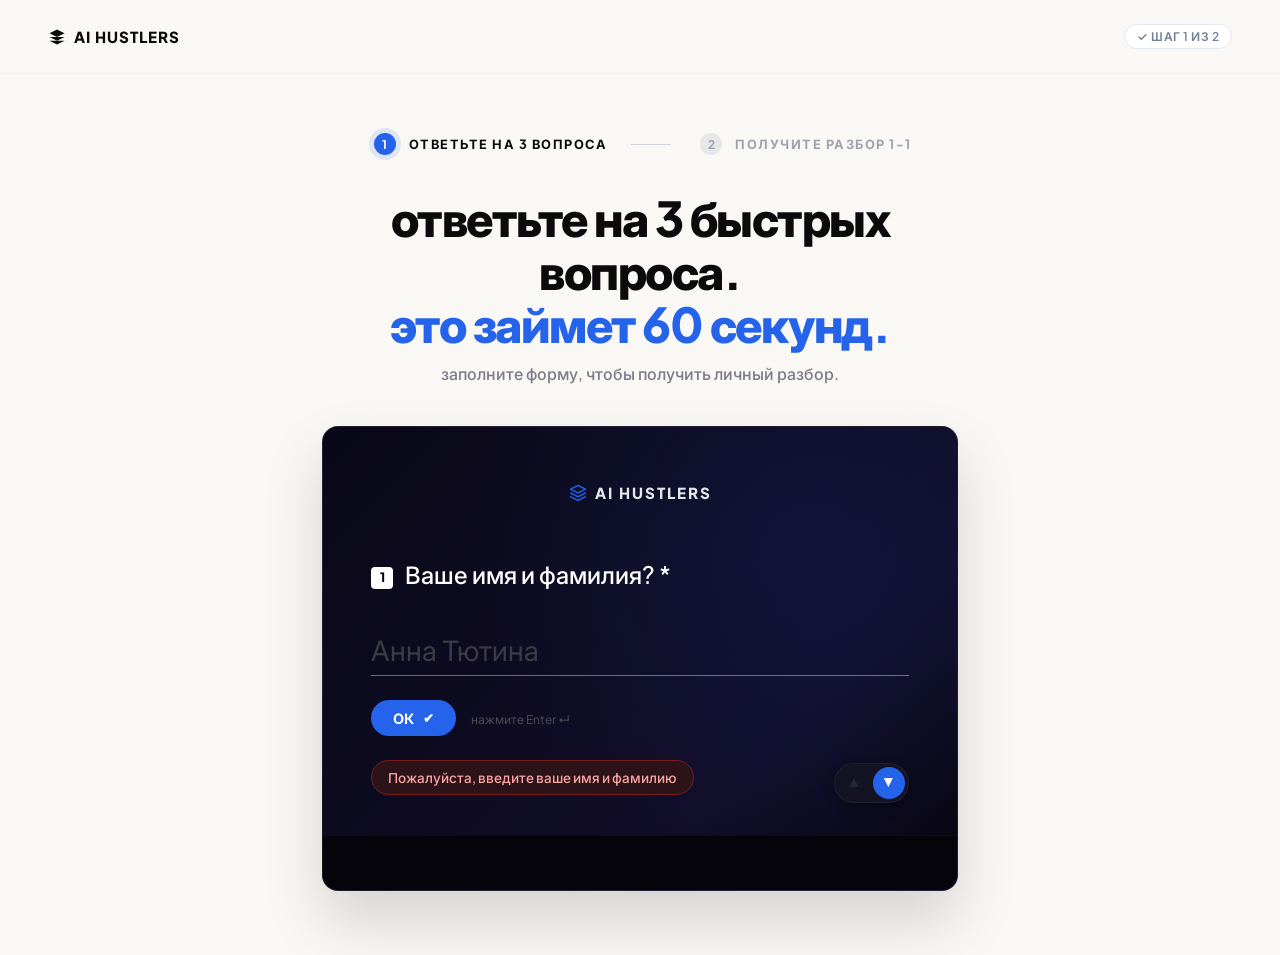
<file: index.html>
<!DOCTYPE html>
<html lang="ru">
<head>
  <meta charset="UTF-8">
  <meta name="viewport" content="width=device-width, initial-scale=1.0">
  <title>Квиз | AI Hustlers</title>
  <link rel="stylesheet" href="style.css">
</head>
<body class="quiz-theme">

  <!-- Loading / Redirecting Overlay -->
  <div class="loading-overlay" id="loadingOverlay">
    <div class="spinner" id="loadingSpinner"></div>
    <div class="success-icon" id="successIcon" style="display: none;">
      <svg width="80" height="80" viewBox="0 0 24 24" fill="none" xmlns="http://www.w3.org/2000/svg">
        <circle cx="12" cy="12" r="10" stroke="#00f2fe" stroke-width="2" fill="rgba(0, 242, 254, 0.1)"/>
        <path d="M8 12.5L11 15.5L16 9.5" stroke="#00ff87" stroke-width="2.5" stroke-linecap="round" stroke-linejoin="round"/>
      </svg>
    </div>
    <div class="loading-text" id="loadingText">Сохранение ответов...</div>
    <div class="loading-subtext" id="loadingSubtext">Пожалуйста, подождите, мы генерируем вашу стратегию.</div>
  </div>

  <!-- Top Navigation Header Bar -->
  <header class="quiz-top-header">
    <div class="header-logo">
      <svg width="18" height="18" viewBox="0 0 24 24" fill="none" xmlns="http://www.w3.org/2000/svg">
        <path d="M12 2L2 7L12 12L22 7L12 2Z" fill="#0B0B0C"/>
        <path d="M2 17L12 22L22 17" fill="#0B0B0C"/>
        <path d="M2 12L12 17L22 12" fill="#0B0B0C"/>
      </svg>
      <span>AI HUSTLERS</span>
    </div>
    <div class="header-badge">
      ✓ ШАГ 1 ИЗ 2
    </div>
  </header>

  <div class="narrow-container" style="text-align: center; margin-top: 1.5rem; z-index: 5;">
    <!-- Top Step Tracker (matching screenshot rings and font) -->
    <div class="step-tracker">
      <div class="step-dot active" id="trackerStep1">
        <div class="dot-outer">
          <div class="dot-inner">1</div>
        </div>
        <span class="step-label">ОТВЕТЬТЕ НА 3 ВОПРОСА</span>
      </div>
      <div class="tracker-line"></div>
      <div class="step-dot" id="trackerStep2">
        <div class="dot-outer grey">
          <div class="dot-inner">2</div>
        </div>
        <span class="step-label">ПОЛУЧИТЕ РАЗБОР 1-1</span>
      </div>
    </div>

    <!-- Header Copy (matching lowercase styles) -->
    <div class="quiz-title-area">
      <h1>
        ответьте на 3 быстрых вопроса.<br>
        <span>это займет 60 секунд.</span>
      </h1>
      <p>
        заполните форму, чтобы получить личный разбор.
      </p>
    </div>

    <!-- Quiz Card -->
    <div class="quiz-card" id="quizCard">
      <div class="quiz-card-body">
        <!-- Quiz Logo inside card -->
        <div class="quiz-logo">
          <svg width="18" height="18" viewBox="0 0 24 24" fill="none" xmlns="http://www.w3.org/2000/svg">
            <path d="M12 2L2 7L12 12L22 7L12 2Z" stroke="#2563EB" stroke-width="2" stroke-linecap="round" stroke-linejoin="round"/>
            <path d="M2 17L12 22L22 17" stroke="#2563EB" stroke-width="2" stroke-linecap="round" stroke-linejoin="round"/>
            <path d="M2 12L12 17L22 12" stroke="#2563EB" stroke-width="2" stroke-linecap="round" stroke-linejoin="round"/>
          </svg>
          <span>AI HUSTLERS</span>
        </div>

        <!-- Question Slide Container -->
        <div class="slide-container" id="quizQuestionContainer">
          <!-- Question content is rendered dynamically here by app.js -->
        </div>

        <!-- Nav Controls in bottom right of the card -->
        <div class="quiz-nav-controls">
          <button class="quiz-nav-arrow" id="quizPrevBtn" type="button" aria-label="Предыдущий вопрос">
            ▲
          </button>
          <button class="quiz-nav-arrow" id="quizNextBtn" type="button" aria-label="Следующий вопрос">
            ▼
          </button>
        </div>
      </div>
      <!-- Card dark bottom footer bar -->
      <div class="quiz-card-footer"></div>
    </div>
  </div>

  <script src="app.js"></script>
</body>
</html>
</file>
<file: style.css>
@import url('https://fonts.googleapis.com/css2?family=Plus+Jakarta+Sans:ital,wght@0,300;0,400;0,500;0,600;0,700;0,800;1,400&family=Inter:wght@300;400;500;600;700;800&display=swap');

:root {
  --bg-color: #07040f;
  --bg-glow-1: #1a0836;
  --bg-glow-2: #051926;
  --text-primary: #ffffff;
  --text-secondary: #a0aec0;
  --color-purple: #8a2be2;
  --color-cyan: #00f2fe;
  --color-green: #00ff87;
  --color-error: #ff4757;
  --card-bg: rgba(20, 15, 38, 0.6);
  --card-border: rgba(255, 255, 255, 0.05);
  --card-border-hover: rgba(0, 242, 254, 0.3);
  --gradient-primary: linear-gradient(135deg, var(--color-purple), var(--color-cyan));
  --gradient-success: linear-gradient(135deg, #00ff87, #60efff);
  --gradient-dark: linear-gradient(180deg, rgba(20, 15, 38, 0.8) 0%, rgba(10, 8, 22, 0.95) 100%);
  --transition-smooth: all 0.3s cubic-bezier(0.4, 0, 0.2, 1);
  --font-family: 'Plus Jakarta Sans', 'Inter', -apple-system, BlinkMacSystemFont, "Segoe UI", Roboto, sans-serif;
}

* {
  margin: 0;
  padding: 0;
  box-sizing: border-box;
  font-family: var(--font-family);
  -webkit-font-smoothing: antialiased;
}

body {
  background-color: var(--bg-color);
  color: var(--text-primary);
  min-height: 100vh;
  overflow-x: hidden;
  position: relative;
}

/* Cyber Ambient Background Glows */
body::before, body::after {
  content: '';
  position: absolute;
  width: 40vw;
  height: 40vw;
  border-radius: 50%;
  filter: blur(150px);
  z-index: -1;
  opacity: 0.45;
  pointer-events: none;
}

body::before {
  top: -10vw;
  left: -10vw;
  background-color: var(--bg-glow-1);
}

body::after {
  bottom: -10vw;
  right: -10vw;
  background-color: var(--bg-glow-2);
}

/* Containers */
.container {
  max-width: 1200px;
  margin: 0 auto;
  padding: 2rem;
  width: 100%;
}

.narrow-container {
  max-width: 700px;
  margin: 0 auto;
  padding: 2rem;
  width: 100%;
}

/* Header & Typography */
header {
  display: flex;
  justify-content: space-between;
  align-items: center;
  padding: 2rem 0;
  margin-bottom: 2rem;
}

.logo {
  font-size: 1.5rem;
  font-weight: 800;
  text-transform: uppercase;
  letter-spacing: 2px;
  background: var(--gradient-primary);
  -webkit-background-clip: text;
  -webkit-text-fill-color: transparent;
  display: flex;
  align-items: center;
  gap: 0.5rem;
  text-decoration: none;
}

.logo span {
  color: var(--text-primary);
  -webkit-text-fill-color: var(--text-primary);
}

.logo-badge {
  background: var(--gradient-primary);
  font-size: 0.75rem;
  padding: 0.2rem 0.5rem;
  border-radius: 4px;
  color: var(--bg-color);
  font-weight: 700;
  letter-spacing: 0px;
  margin-left: 0.25rem;
  text-transform: uppercase;
}

.gradient-text {
  background: var(--gradient-primary);
  -webkit-background-clip: text;
  -webkit-text-fill-color: transparent;
}

.green-text {
  background: var(--gradient-success);
  -webkit-background-clip: text;
  -webkit-text-fill-color: transparent;
}

h1 {
  font-size: 3rem;
  font-weight: 800;
  line-height: 1.2;
  margin-bottom: 1.5rem;
  letter-spacing: -1px;
}

h2 {
  font-size: 2.25rem;
  font-weight: 700;
  margin-bottom: 1.25rem;
  letter-spacing: -0.5px;
}

p {
  color: var(--text-secondary);
  font-size: 1.125rem;
  line-height: 1.7;
  margin-bottom: 1.5rem;
}

/* Buttons */
.btn {
  display: inline-flex;
  align-items: center;
  justify-content: center;
  padding: 1rem 2rem;
  border-radius: 12px;
  font-size: 1.1rem;
  font-weight: 600;
  text-decoration: none;
  cursor: pointer;
  transition: var(--transition-smooth);
  border: none;
  position: relative;
  overflow: hidden;
}

.btn-primary {
  background: var(--gradient-primary);
  color: #fff;
  box-shadow: 0 4px 20px rgba(138, 43, 226, 0.3);
}

.btn-primary:hover {
  transform: translateY(-2px);
  box-shadow: 0 8px 30px rgba(0, 242, 254, 0.4);
}

.btn-success {
  background: var(--gradient-success);
  color: #07040f;
  box-shadow: 0 4px 20px rgba(0, 255, 135, 0.2);
  font-weight: 700;
}

.btn-success:hover {
  transform: translateY(-2px);
  box-shadow: 0 8px 30px rgba(0, 255, 135, 0.4);
}

.btn-secondary {
  background: rgba(255, 255, 255, 0.05);
  color: #fff;
  border: 1px solid rgba(255, 255, 255, 0.1);
}

.btn-secondary:hover {
  background: rgba(255, 255, 255, 0.1);
  border-color: rgba(255, 255, 255, 0.2);
}

/* Cards & Glassmorphism */
.glass-card {
  background: var(--card-bg);
  backdrop-filter: blur(16px);
  -webkit-backdrop-filter: blur(16px);
  border: 1px solid var(--card-border);
  border-radius: 24px;
  padding: 3rem;
  box-shadow: 0 20px 40px rgba(0, 0, 0, 0.3);
  transition: var(--transition-smooth);
}

.glass-card:hover {
  border-color: var(--card-border-hover);
  box-shadow: 0 20px 50px rgba(0, 242, 254, 0.1);
}

/* Form Styles */
.form-step {
  display: none;
  animation: fadeIn 0.5s ease;
}

.form-step.active {
  display: block;
}

.form-group {
  margin-bottom: 2rem;
  text-align: left;
}

.form-group label {
  display: block;
  font-size: 1rem;
  font-weight: 500;
  margin-bottom: 0.75rem;
  color: var(--text-primary);
}

.form-input {
  width: 100%;
  padding: 1.1rem 1.25rem;
  background: rgba(255, 255, 255, 0.03);
  border: 1px solid rgba(255, 255, 255, 0.1);
  border-radius: 12px;
  color: #fff;
  font-size: 1rem;
  transition: var(--transition-smooth);
}

.form-input:focus {
  outline: none;
  border-color: var(--color-cyan);
  background: rgba(255, 255, 255, 0.07);
  box-shadow: 0 0 15px rgba(0, 242, 254, 0.15);
}

.form-input::placeholder {
  color: rgba(255, 255, 255, 0.3);
}

/* Custom Selection Options */
.options-grid {
  display: grid;
  grid-template-columns: repeat(auto-fit, minmax(220px, 1fr));
  gap: 1rem;
  margin-top: 0.5rem;
}

.option-card {
  background: rgba(255, 255, 255, 0.02);
  border: 1px solid rgba(255, 255, 255, 0.08);
  border-radius: 12px;
  padding: 1.25rem;
  cursor: pointer;
  transition: var(--transition-smooth);
  position: relative;
  display: flex;
  flex-direction: column;
  gap: 0.5rem;
}

.option-card:hover {
  background: rgba(255, 255, 255, 0.05);
  border-color: rgba(255, 255, 255, 0.2);
}

.option-card.selected {
  border-color: var(--color-cyan);
  background: rgba(0, 242, 254, 0.05);
  box-shadow: 0 0 15px rgba(0, 242, 254, 0.1);
}

.option-card input[type="radio"], .option-card input[type="checkbox"] {
  position: absolute;
  opacity: 0;
  pointer-events: none;
}

.option-title {
  font-weight: 600;
  font-size: 1.1rem;
  color: #fff;
}

.option-desc {
  font-size: 0.875rem;
  color: var(--text-secondary);
}

/* Progress Bar */
.progress-bar-container {
  width: 100%;
  height: 6px;
  background: rgba(255, 255, 255, 0.05);
  border-radius: 10px;
  margin-bottom: 3rem;
  overflow: hidden;
}

.progress-bar {
  height: 100%;
  width: 0%;
  background: var(--gradient-primary);
  border-radius: 10px;
  transition: width 0.4s cubic-bezier(0.4, 0, 0.2, 1);
}

.step-indicator {
  text-align: center;
  font-size: 0.9rem;
  font-weight: 600;
  color: var(--text-secondary);
  margin-bottom: 0.75rem;
  text-transform: uppercase;
  letter-spacing: 1.5px;
}

/* Navigation inside form */
.form-navigation {
  display: flex;
  justify-content: space-between;
  margin-top: 3rem;
  gap: 1rem;
}

.form-navigation .btn {
  flex: 1;
}

/* Loading/Redirecting Overlay */
.loading-overlay {
  position: fixed;
  top: 0;
  left: 0;
  width: 100vw;
  height: 100vh;
  background: #07040f;
  z-index: 9999;
  display: flex;
  flex-direction: column;
  align-items: center;
  justify-content: center;
  opacity: 0;
  pointer-events: none;
  transition: opacity 0.5s ease;
}

.loading-overlay.active {
  opacity: 1;
  pointer-events: all;
}

.spinner {
  width: 70px;
  height: 70px;
  border: 4px solid rgba(255, 255, 255, 0.05);
  border-top-color: var(--color-cyan);
  border-bottom-color: var(--color-purple);
  border-radius: 50%;
  animation: spin 1s infinite linear;
  margin-bottom: 2rem;
  box-shadow: 0 0 25px rgba(0, 242, 254, 0.15);
}

.loading-text {
  font-size: 1.5rem;
  font-weight: 700;
  margin-bottom: 0.5rem;
  letter-spacing: -0.5px;
}

.loading-subtext {
  color: var(--text-secondary);
  font-size: 1rem;
}

.success-icon {
  margin-bottom: 2rem;
  display: flex;
  align-items: center;
  justify-content: center;
  animation: scaleIn 0.5s cubic-bezier(0.34, 1.56, 0.64, 1);
}

@keyframes scaleIn {
  0% { transform: scale(0); opacity: 0; }
  100% { transform: scale(1); opacity: 1; }
}

/* Video Player CSS */
.video-wrapper {
  position: relative;
  width: 100%;
  aspect-ratio: 16/9;
  border-radius: 20px;
  overflow: hidden;
  box-shadow: 0 25px 50px -12px rgba(0, 0, 0, 0.5);
  border: 1px solid rgba(255, 255, 255, 0.05);
  margin-bottom: 3rem;
  background: #000;
}

.vsl-video {
  width: 100%;
  height: 100%;
  object-fit: cover;
}

.vsl-overlay {
  position: absolute;
  top: 0;
  left: 0;
  width: 100%;
  height: 100%;
  background: rgba(7, 4, 15, 0.4);
  backdrop-filter: blur(4px);
  display: flex;
  flex-direction: column;
  justify-content: center;
  align-items: center;
  transition: var(--transition-smooth);
  cursor: pointer;
  z-index: 10;
}

.vsl-overlay.playing {
  opacity: 0;
  pointer-events: none;
}

.play-btn {
  width: 90px;
  height: 90px;
  border-radius: 50%;
  background: var(--gradient-primary);
  display: flex;
  align-items: center;
  justify-content: center;
  box-shadow: 0 10px 30px rgba(138, 43, 226, 0.4), 0 0 0 0px rgba(0, 242, 254, 0.4);
  margin-bottom: 1.5rem;
  transition: var(--transition-smooth);
  animation: pulse-ring 2s infinite;
}

.vsl-overlay:hover .play-btn {
  transform: scale(1.1);
  box-shadow: 0 10px 40px rgba(0, 242, 254, 0.6);
}

.play-btn svg {
  width: 32px;
  height: 32px;
  fill: white;
  margin-left: 6px;
}

.vsl-title {
  font-size: 1.75rem;
  font-weight: 700;
  color: white;
  text-align: center;
  padding: 0 2rem;
  text-shadow: 0 2px 10px rgba(0,0,0,0.5);
}

/* Grid systems & Features */
.features-grid {
  display: grid;
  grid-template-columns: repeat(auto-fit, minmax(300px, 1fr));
  gap: 2rem;
  margin: 4rem 0;
}

.feature-card {
  background: rgba(255, 255, 255, 0.02);
  border: 1px solid rgba(255, 255, 255, 0.05);
  border-radius: 20px;
  padding: 2.5rem;
  transition: var(--transition-smooth);
  text-align: left;
}

.feature-card:hover {
  background: rgba(255, 255, 255, 0.04);
  border-color: rgba(255, 255, 255, 0.1);
  transform: translateY(-5px);
}

.feature-icon {
  width: 60px;
  height: 60px;
  border-radius: 16px;
  background: rgba(138, 43, 226, 0.1);
  border: 1px solid rgba(138, 43, 226, 0.2);
  display: flex;
  align-items: center;
  justify-content: center;
  font-size: 1.75rem;
  margin-bottom: 1.5rem;
  color: var(--color-cyan);
}

.feature-card h3 {
  font-size: 1.35rem;
  font-weight: 700;
  margin-bottom: 0.75rem;
}

.feature-card p {
  font-size: 1rem;
  margin-bottom: 0;
}

/* Pricing Section */
.pricing-section {
  padding: 4rem 0;
}

.pricing-grid {
  display: flex;
  justify-content: center;
  gap: 2.5rem;
  flex-wrap: wrap;
  margin-top: 3rem;
}

.pricing-card {
  flex: 1;
  min-width: 320px;
  max-width: 420px;
  background: var(--card-bg);
  border: 1px solid rgba(255, 255, 255, 0.05);
  border-radius: 24px;
  padding: 3rem 2.5rem;
  text-align: left;
  display: flex;
  flex-direction: column;
  position: relative;
  transition: var(--transition-smooth);
}

.pricing-card.popular {
  border-color: var(--color-cyan);
  box-shadow: 0 15px 35px rgba(0, 242, 254, 0.15);
  transform: translateY(-10px);
}

.pricing-card.popular:hover {
  box-shadow: 0 20px 45px rgba(0, 242, 254, 0.25);
}

.pricing-badge {
  position: absolute;
  top: -15px;
  right: 25px;
  background: var(--gradient-primary);
  color: white;
  padding: 0.4rem 1rem;
  border-radius: 20px;
  font-size: 0.75rem;
  font-weight: 700;
  letter-spacing: 1px;
  text-transform: uppercase;
}

.pricing-name {
  font-size: 1.5rem;
  font-weight: 700;
  margin-bottom: 0.5rem;
}

.pricing-price {
  font-size: 3rem;
  font-weight: 800;
  margin: 1.5rem 0;
  display: flex;
  align-items: baseline;
}

.pricing-price span {
  font-size: 1.125rem;
  color: var(--text-secondary);
  font-weight: 400;
  margin-left: 0.5rem;
}

.pricing-features {
  list-style: none;
  margin: 2rem 0;
  display: flex;
  flex-direction: column;
  gap: 1rem;
  flex-grow: 1;
}

.pricing-features li {
  display: flex;
  align-items: center;
  gap: 0.75rem;
  font-size: 1rem;
  color: var(--text-secondary);
}

.pricing-features li svg {
  width: 20px;
  height: 20px;
  fill: var(--color-green);
  flex-shrink: 0;
}

/* Testimonials */
.testimonials-section {
  padding: 4rem 0;
}

.testimonials-grid {
  display: grid;
  grid-template-columns: repeat(auto-fit, minmax(320px, 1fr));
  gap: 2rem;
  margin-top: 3rem;
}

.testimonial-card {
  background: rgba(255, 255, 255, 0.02);
  border: 1px solid rgba(255, 255, 255, 0.05);
  border-radius: 20px;
  padding: 2.5rem;
  text-align: left;
}

.testimonial-text {
  font-style: italic;
  margin-bottom: 2rem;
  font-size: 1.05rem;
}

.testimonial-user {
  display: flex;
  align-items: center;
  gap: 1rem;
}

.testimonial-avatar {
  width: 50px;
  height: 50px;
  border-radius: 50%;
  object-fit: cover;
  border: 2px solid var(--color-purple);
}

.testimonial-name {
  font-weight: 600;
  font-size: 1rem;
}

.testimonial-role {
  font-size: 0.85rem;
  color: var(--text-secondary);
}

/* FAQ Section */
.faq-section {
  padding: 4rem 0;
}

.faq-list {
  max-width: 800px;
  margin: 3rem auto 0 auto;
  display: flex;
  flex-direction: column;
  gap: 1rem;
}

.faq-item {
  background: rgba(255, 255, 255, 0.02);
  border: 1px solid rgba(255, 255, 255, 0.05);
  border-radius: 16px;
  overflow: hidden;
  transition: var(--transition-smooth);
}

.faq-question {
  padding: 1.5rem 2rem;
  font-weight: 600;
  font-size: 1.15rem;
  cursor: pointer;
  display: flex;
  justify-content: space-between;
  align-items: center;
  transition: var(--transition-smooth);
}

.faq-question::after {
  content: '+';
  font-size: 1.5rem;
  font-weight: 400;
  color: var(--color-cyan);
  transition: var(--transition-smooth);
}

.faq-item.active {
  border-color: rgba(255, 255, 255, 0.1);
  background: rgba(255, 255, 255, 0.04);
}

.faq-item.active .faq-question::after {
  content: '−';
  transform: rotate(180deg);
}

.faq-answer {
  max-height: 0;
  overflow: hidden;
  transition: max-height 0.4s ease-out;
  padding: 0 2rem;
}

.faq-item.active .faq-answer {
  max-height: 200px;
  padding: 0 2rem 2rem 2rem;
}

/* Footer styling */
footer {
  border-top: 1px solid rgba(255, 255, 255, 0.05);
  padding: 3rem 0;
  margin-top: 6rem;
  text-align: center;
  color: var(--text-secondary);
  font-size: 0.9rem;
}

/* Keyframes animations */
@keyframes fadeIn {
  from { opacity: 0; transform: translateY(10px); }
  to { opacity: 1; transform: translateY(0); }
}

@keyframes spin {
  0% { transform: rotate(0deg); }
  100% { transform: rotate(360deg); }
}

@keyframes pulse-ring {
  0% {
    box-shadow: 0 10px 30px rgba(138, 43, 226, 0.4), 0 0 0 0px rgba(138, 43, 226, 0.4);
  }
  70% {
    box-shadow: 0 10px 30px rgba(138, 43, 226, 0.4), 0 0 0 20px rgba(138, 43, 226, 0);
  }
  100% {
    box-shadow: 0 10px 30px rgba(138, 43, 226, 0.4), 0 0 0 0px rgba(138, 43, 226, 0);
  }
}

/* Responsive adjustements */
@media (max-width: 768px) {
  h1 { font-size: 2.25rem; }
  h2 { font-size: 1.75rem; }
  .glass-card { padding: 2rem 1.5rem; }
  .btn { width: 100%; }
  .form-navigation { flex-direction: column-reverse; }
  .pricing-grid { gap: 1.5rem; }
  .pricing-card.popular { transform: none; }
}

/* --- TYPEFORM-STYLE QUIZ DESIGN ITERATION --- */

body.quiz-theme {
  background-color: #FAF8F5 !important; /* Exact warm cream/paper background */
  color: #0b0b0c !important;
  min-height: 100vh;
  display: flex;
  flex-direction: column;
  justify-content: center;
  align-items: center;
  position: relative;
  overflow-x: hidden;
  font-family: var(--font-family);
  padding: 4.5rem 1rem 2rem 1rem; /* Added top padding for header */
}

body.quiz-theme::before, body.quiz-theme::after {
  display: none !important; /* Hide background glows on quiz page */
}

/* Viewport Header Bar at the top */
.quiz-top-header {
  position: absolute;
  top: 0;
  left: 0;
  width: 100%;
  display: flex;
  justify-content: space-between;
  align-items: center;
  padding: 1.5rem 3rem;
  z-index: 100;
  border-bottom: 1px solid rgba(0, 0, 0, 0.03);
}

.quiz-top-header .header-logo {
  display: flex;
  align-items: center;
  gap: 0.5rem;
  font-size: 0.95rem;
  font-weight: 800;
  color: #0B0B0C;
  letter-spacing: 1px;
}

.quiz-top-header .header-badge {
  border: 1px solid #e2e8f0;
  background: #ffffff;
  border-radius: 20px;
  padding: 4px 12px;
  font-size: 0.75rem;
  font-weight: 600;
  color: #718096;
  letter-spacing: 0.5px;
}

/* Step tracker on top */
.step-tracker {
  display: flex;
  justify-content: center;
  align-items: center;
  gap: 1rem;
  margin-bottom: 2rem;
}

.step-dot {
  display: flex;
  align-items: center;
  color: #9CA3AF;
}

.step-dot.active {
  color: #0B0B0C;
}

.step-dot .dot-outer {
  width: 32px;
  height: 32px;
  border-radius: 50%;
  background: rgba(37, 99, 235, 0.12); /* Semi-transparent blue ring */
  display: flex;
  align-items: center;
  justify-content: center;
}

.step-dot .dot-outer.grey {
  background: transparent;
}

.step-dot .dot-inner {
  width: 22px;
  height: 22px;
  border-radius: 50%;
  background: #2563EB; /* Solid royal blue */
  color: #ffffff;
  display: flex;
  align-items: center;
  justify-content: center;
  font-size: 0.75rem;
  font-weight: 700;
}

.step-dot .dot-outer.grey .dot-inner {
  background: #E5E7EB;
  color: #9CA3AF;
}

.step-dot .step-label {
  font-size: 0.8rem;
  font-weight: 700;
  letter-spacing: 1.5px;
  margin-left: 0.5rem;
  text-transform: uppercase;
}
  
.step-dot.active .step-label {
  color: #0B0B0C;
}

.tracker-line {
  width: 40px;
  height: 1px;
  background: #d1d5db;
  margin: 0 0.5rem;
}

/* Header typography */
.quiz-title-area {
  margin-bottom: 2.5rem;
  text-align: center;
}

.quiz-title-area h1 {
  font-family: var(--font-family);
  font-size: 3rem;
  font-weight: 800;
  color: #0B0B0C;
  line-height: 1.1;
  margin-bottom: 0.75rem;
  letter-spacing: -1.5px;
  text-transform: lowercase; /* Screenshot has all lowercase titles */
}

.quiz-title-area h1 span {
  color: #2563EB;
}

.quiz-title-area p {
  color: #7A7B85;
  font-size: 1rem;
  font-weight: 500;
  line-height: 1.5;
  margin-bottom: 0;
  text-transform: lowercase;
}

/* Quiz Card Container */
.quiz-card {
  width: 100%;
  max-width: 680px;
  background-color: #090816;
  background-image: 
    radial-gradient(circle at 75% 25%, rgba(37, 99, 235, 0.1) 0%, transparent 55%),
    linear-gradient(135deg, #090816 0%, #110D29 70%, #07050E 100%);
  border: 1px solid rgba(255, 255, 255, 0.08);
  border-radius: 16px;
  box-shadow: 0 30px 60px rgba(0, 0, 0, 0.15);
  position: relative;
  min-height: 420px;
  display: flex;
  flex-direction: column;
  justify-content: space-between;
  overflow: hidden;
  text-align: left;
}

.quiz-card-body {
  padding: 3.5rem 3rem 2.5rem 3rem;
  flex-grow: 1;
  display: flex;
  flex-direction: column;
  justify-content: space-between;
  position: relative;
}

/* Bottom Bar */
.quiz-card-footer {
  height: 55px;
  background-color: #05040B;
  border-top: 1px solid rgba(255, 255, 255, 0.03);
  width: 100%;
  flex-shrink: 0;
}

/* Quiz Logo inside the card */
.quiz-logo {
  font-size: 0.95rem;
  font-weight: 800;
  text-transform: uppercase;
  letter-spacing: 2px;
  color: #ffffff;
  display: flex;
  align-items: center;
  justify-content: center;
  gap: 0.5rem;
  margin-bottom: 3.5rem;
  opacity: 0.9;
}

.quiz-logo svg {
  width: 18px;
  height: 18px;
}

/* Question Number Box */
.question-number-box {
  display: inline-flex;
  align-items: center;
  justify-content: center;
  background: #ffffff;
  color: #000000;
  width: 22px;
  height: 22px;
  border-radius: 4px;
  font-size: 0.8rem;
  font-weight: 800;
  margin-right: 0.75rem;
  vertical-align: middle;
}

/* Question Title */
.quiz-question-title {
  font-size: 1.5rem;
  font-weight: 500;
  line-height: 1.4;
  margin-bottom: 2rem;
  color: #ffffff;
}

/* Input Fields styling */
.quiz-input-container {
  position: relative;
  width: 100%;
  margin-top: 1rem;
}

.quiz-input {
  width: 100%;
  background: transparent !important;
  border: none !important;
  border-bottom: 1px solid rgba(255, 255, 255, 0.12) !important;
  border-radius: 0 !important;
  padding: 0.5rem 0 !important;
  font-size: 1.75rem !important;
  color: #ffffff !important;
  outline: none !important;
  transition: border-bottom-color 0.2s ease !important;
  font-weight: 400;
}

.quiz-input:focus {
  border-bottom-color: rgba(255, 255, 255, 0.4) !important;
  box-shadow: none !important;
}

.quiz-input::placeholder {
  color: #3B3C46 !important;
}

/* OK Button */
.quiz-ok-btn {
  background: #2563EB;
  color: #ffffff;
  font-weight: 700;
  font-size: 0.9rem;
  padding: 0.55rem 1.4rem;
  border-radius: 20px; /* Rounded pill style */
  display: inline-flex;
  align-items: center;
  gap: 0.4rem;
  border: none;
  cursor: pointer;
  transition: all 0.2s ease;
  margin-top: 1.5rem;
}

.quiz-ok-btn:hover {
  background: #1D4ED8;
}

.keyboard-helper {
  font-size: 0.75rem;
  color: #4B4C53;
  margin-left: 0.75rem;
  vertical-align: middle;
}

/* Custom Warning alert (Pill shape) */
.quiz-error-message {
  background: #2C1318 !important;
  border: 1px solid #7F1D1D !important;
  color: #FCA5A5 !important;
  padding: 0.5rem 1rem !important;
  border-radius: 20px !important;
  font-size: 0.85rem !important;
  font-weight: 500;
  display: inline-flex !important;
  align-items: center;
  gap: 0.5rem;
  margin-top: 1.5rem !important;
  animation: fadeIn 0.2s ease;
}

/* Bottom Navigation Control Pill */
.quiz-nav-controls {
  position: absolute;
  bottom: 2rem; /* Aligned above the bottom bar */
  right: 3rem;
  display: flex;
  align-items: center;
  background: #141323;
  border: 1px solid rgba(255, 255, 255, 0.05);
  border-radius: 20px; /* Rounded pill */
  padding: 3px;
  gap: 3px;
  box-shadow: 0 4px 12px rgba(0,0,0,0.3);
  z-index: 10;
}

.quiz-nav-arrow {
  width: 32px;
  height: 32px;
  border-radius: 50%;
  display: flex;
  align-items: center;
  justify-content: center;
  color: #4B5563; /* Default arrow color */
  cursor: pointer;
  background: transparent;
  border: none;
  transition: all 0.2s ease;
  font-size: 0.75rem;
}

.quiz-nav-arrow:hover:not(:disabled) {
  background: rgba(255, 255, 255, 0.05);
  color: #ffffff;
}

.quiz-nav-arrow.highlighted {
  background: #2563EB;
  color: #ffffff;
}

.quiz-nav-arrow.highlighted:hover:not(:disabled) {
  background: #1D4ED8;
}

.quiz-nav-arrow:disabled {
  color: #1F2937;
  cursor: not-allowed;
  background: transparent !important;
}

/* Choices styling (Question 6) */
.choices-container {
  display: flex;
  flex-direction: column;
  gap: 0.75rem;
  margin-top: 1rem;
}

.choice-item {
  background: rgba(255, 255, 255, 0.03);
  border: 1px solid rgba(255, 255, 255, 0.08);
  border-radius: 8px;
  padding: 1.1rem 1.25rem;
  cursor: pointer;
  display: flex;
  align-items: center;
  gap: 1rem;
  transition: all 0.2s ease;
}

.choice-item:hover, .choice-item.selected {
  background: rgba(255, 255, 255, 0.06);
  border-color: #2563EB;
}

.choice-letter {
  display: inline-flex;
  align-items: center;
  justify-content: center;
  background: #141323;
  border: 1px solid rgba(255, 255, 255, 0.1);
  color: #2563EB;
  width: 24px;
  height: 24px;
  border-radius: 4px;
  font-weight: 700;
  font-size: 0.8rem;
}

.choice-text {
  font-size: 1rem;
  font-weight: 500;
  color: #ffffff;
}

/* Transition animations */
.slide-container {
  transition: opacity 0.2s ease, transform 0.2s ease;
  opacity: 1;
  transform: translateY(0);
}

.slide-container.fade-out {
  opacity: 0;
  transform: translateY(-10px);
}

.slide-container.fade-in {
  opacity: 0;
  transform: translateY(10px);
}

/* Submit Quiz Button & Confirm Step */
.quiz-confirm-container {
  display: flex;
  flex-direction: column;
  align-items: center;
  justify-content: center;
  text-align: center;
  padding: 2.5rem 1.5rem;
}

.quiz-confirm-title {
  font-size: 1.6rem;
  font-weight: 700;
  color: #ffffff;
  margin-bottom: 0.8rem;
  letter-spacing: -0.5px;
}

.quiz-confirm-text {
  font-size: 1rem;
  color: var(--text-secondary);
  max-width: 320px;
  margin-bottom: 2rem;
  line-height: 1.5;
}

.btn-submit-quiz {
  display: inline-block;
  background-color: #2563EB;
  color: #ffffff;
  font-size: 1.1rem;
  font-weight: 700;
  padding: 1.1rem 2.2rem;
  border: none;
  border-radius: 30px;
  cursor: pointer;
  transition: all 0.3s cubic-bezier(0.4, 0, 0.2, 1);
  box-shadow: 0 4px 15px rgba(37, 99, 235, 0.3);
  margin-top: 1rem;
  text-decoration: none;
}

.btn-submit-quiz:hover {
  background-color: #1d4ed8;
  transform: translateY(-2px);
  box-shadow: 0 6px 20px rgba(37, 99, 235, 0.45);
}

.btn-submit-quiz:active {
  transform: translateY(0);
}
</file>
